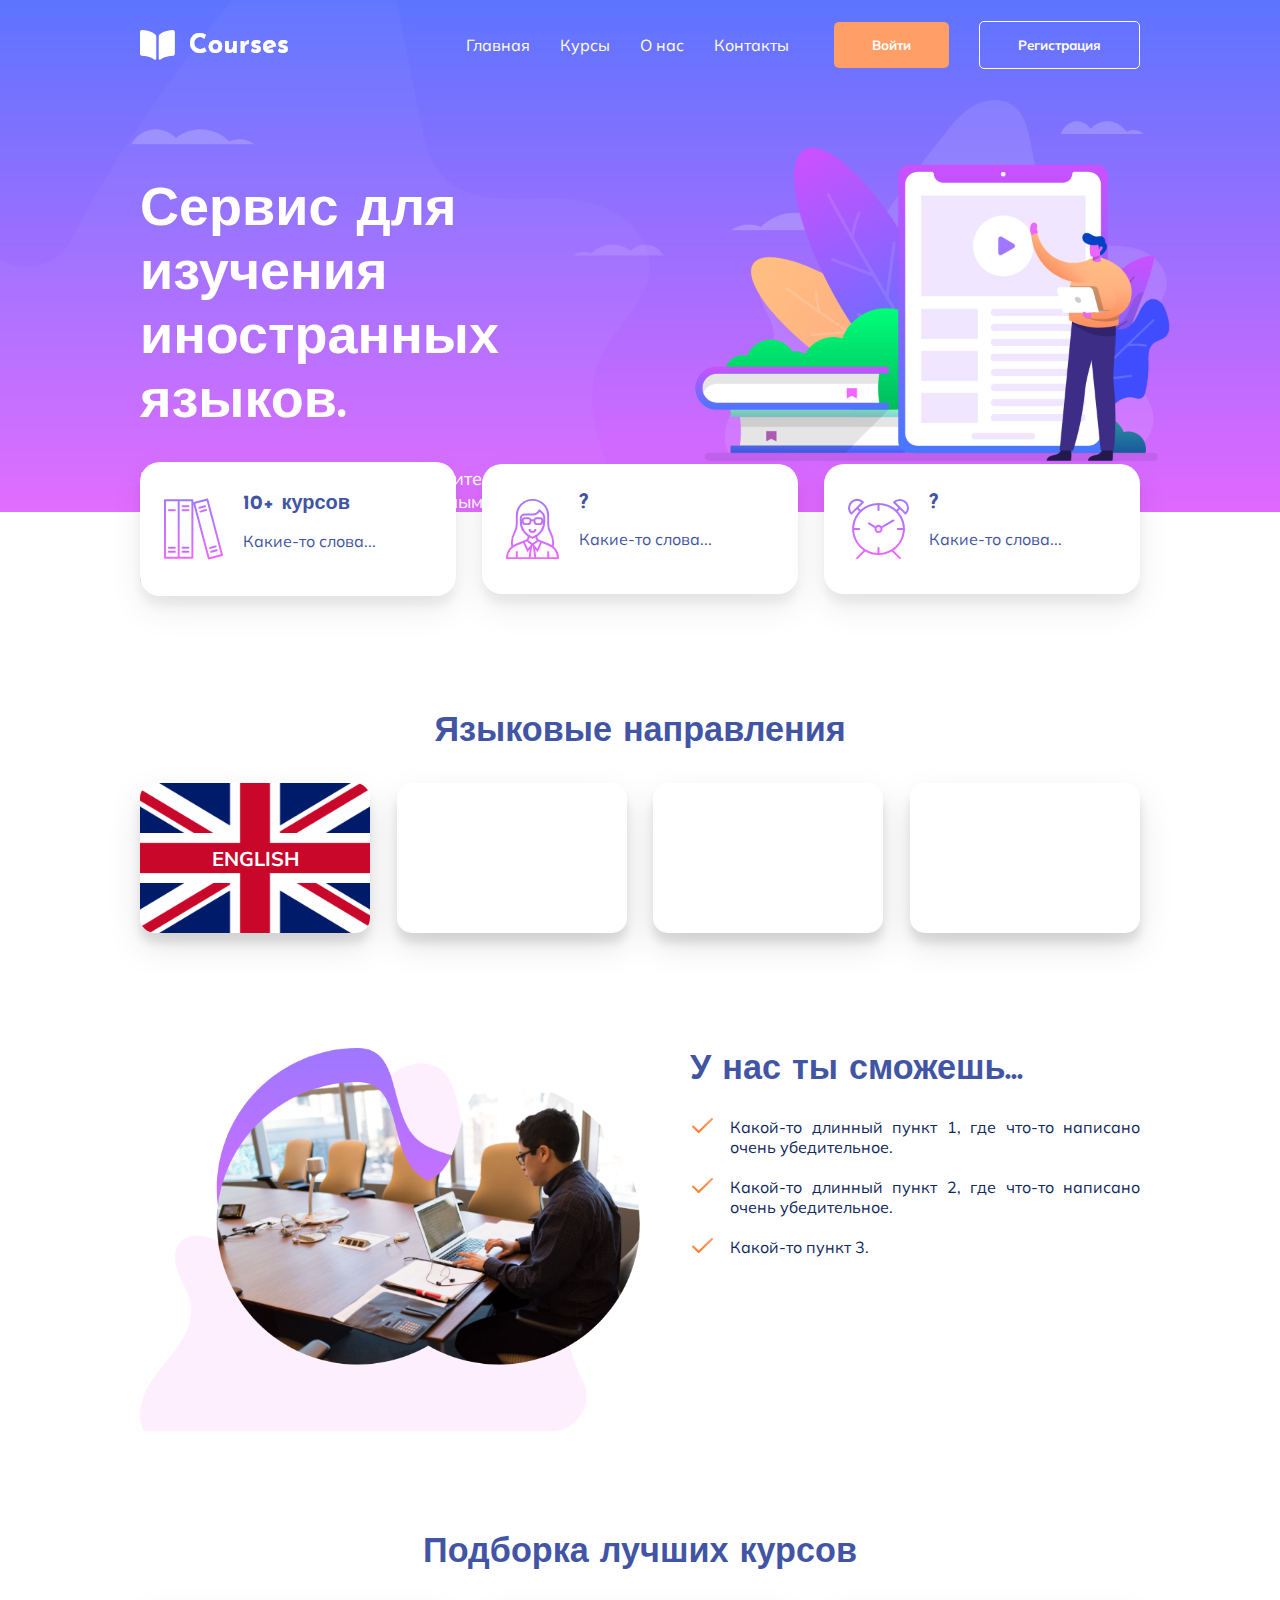
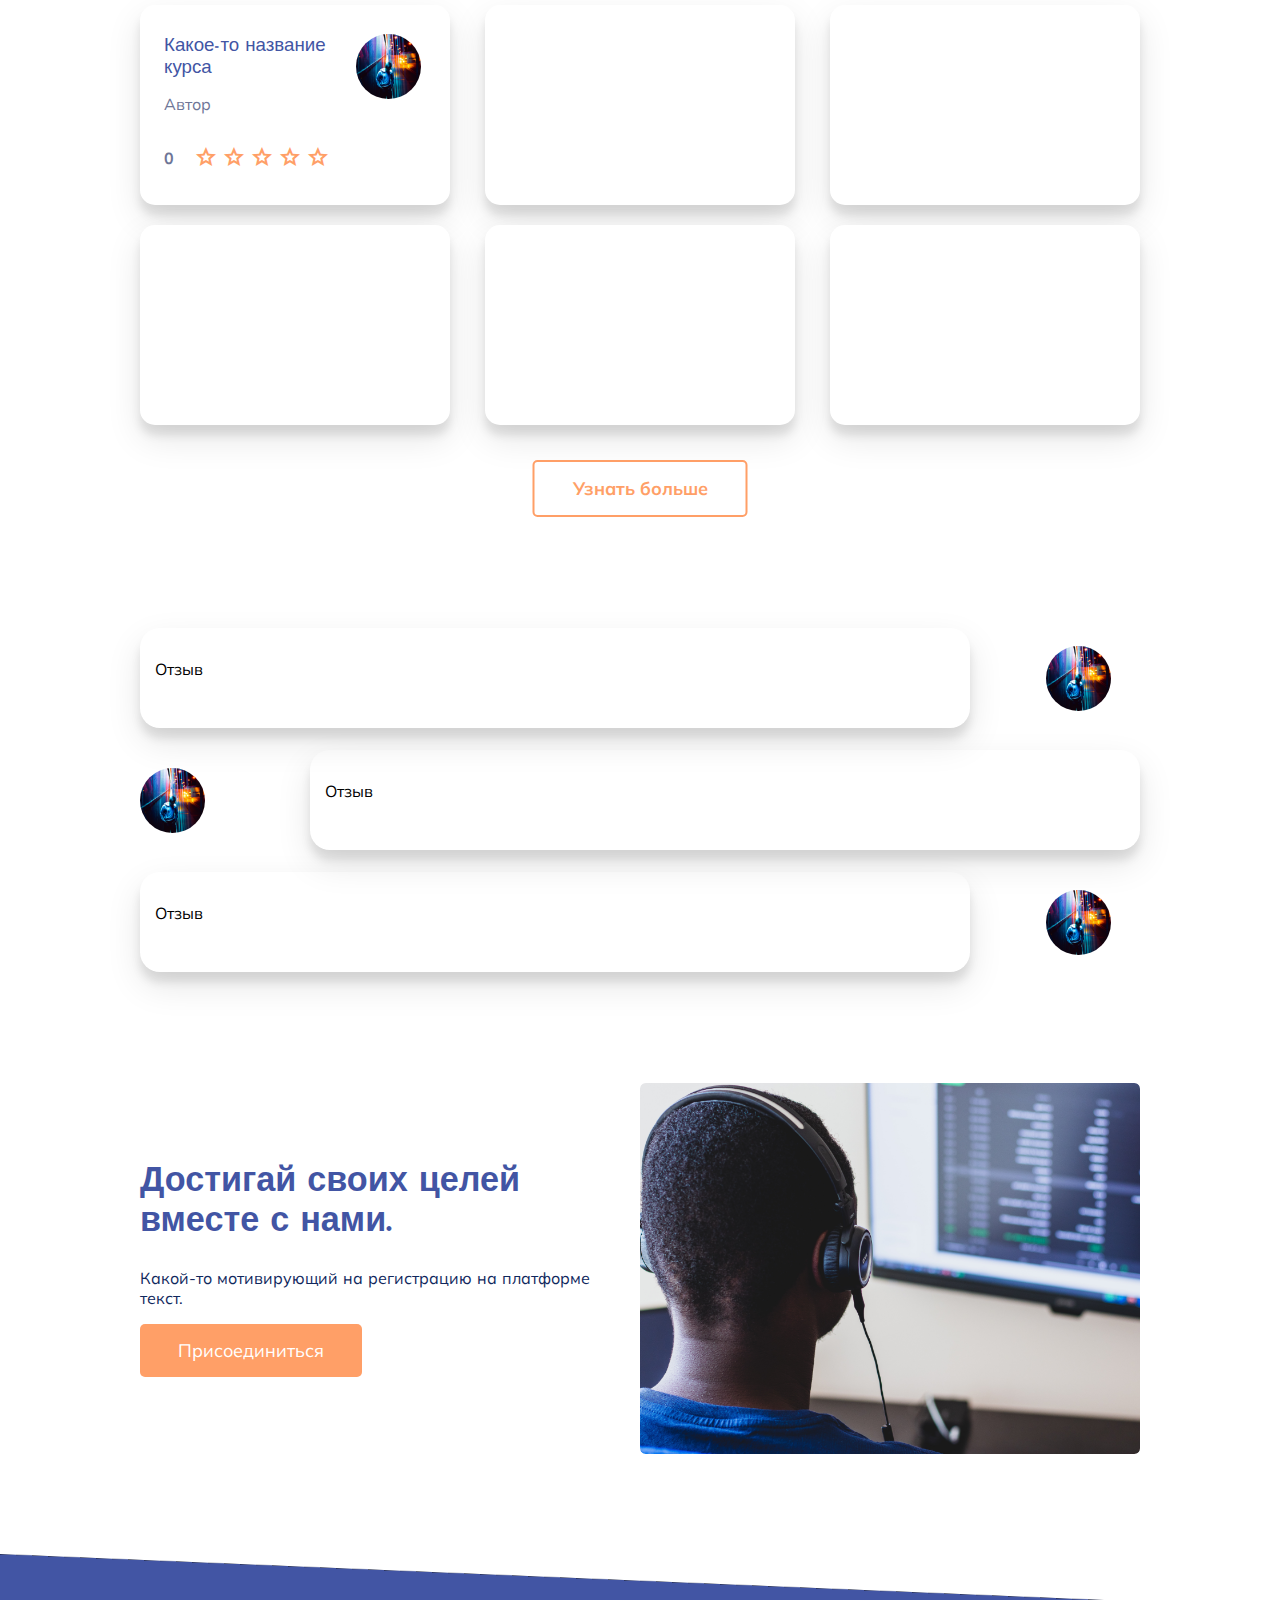
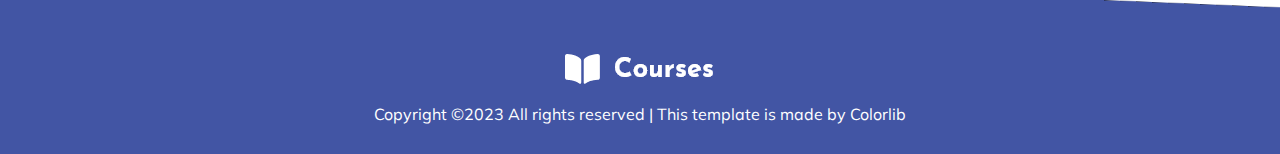
<file: index.html>
<!DOCTYPE html>
<html lang="en">
<head>
    <meta charset="UTF-8">
    <title>Courses</title>

    <!--fonts-->
    <link rel="preconnect" href="https://fonts.googleapis.com">
    <link rel="preconnect" href="https://fonts.gstatic.com" crossorigin>
    <link href="https://fonts.googleapis.com/css2?family=Josefin+Sans&family=Mulish&display=swap" rel="stylesheet">

    <!--icon-->
    <link rel="stylesheet" href="https://fonts.googleapis.com/css2?family=Material+Symbols+Outlined:opsz,wght,FILL,GRAD@48,400,0,0" />

    <!--style-->
    <link rel="stylesheet" href="assets/style/main.css">
</head>
<body>

<header class="header">
    <div class="container">
        <div class="menu">
            <img src="assets/img/logo/logo.png" alt="logo">
            <nav>
                <ul class="nav-menu">
                    <li><a class="nav-link" href="#">Главная</a></li>
                    <li><a class="nav-link" href="#">Курсы</a></li>
                    <li><a class="nav-link" href="#">О нас</a></li>
                    <li><a class="nav-link" href="#">Контакты</a></li>
                    <li><button class="button-header sign-in">Войти</button></li>
                    <li><button class="button-header reg">Регистрация</button></li>
                </ul>
            </nav>
        </div>
        <div class="welcome-text">
            <h1 class="title">Сервис для изучения иностранных языков.</h1>
            <p class="text-header">Вступай в команду лингвистов-любителей. Проходи и создавай онлайн-курсы по любимым языкам.</p>
            <button class="button-join">Присоединиться</button>
        </div>
    </div>
</header>
<!--end header-->

<!--advantages-->
<div class="container space advantages">
    <div class="block-advantage">
        <img class="feature-icon" src="assets/img/icon/books.svg" alt="">
        <div class="feature-caption">
            <h2 class="header-advantage">10+ курсов</h2>
            <p>Какие-то слова...</p>
        </div>
    </div>
    <div class="block-advantage">
        <img class="feature-icon" src="assets/img/icon/man.svg" alt="">
        <div class="feature-caption">
            <h2 class="header-advantage">?</h2>
            <p>Какие-то слова...</p>
        </div>
    </div>
    <div class="block-advantage">
        <img class="feature-icon" src="assets/img/icon/clock.svg" alt="">
        <div class="feature-caption">
            <h2 class="header-advantage">?</h2>
            <p>Какие-то слова...</p>
        </div>
    </div>
</div>
<!--end advantages-->

<!--languages-->
<section class="container space">
    <h2 class="header-languages">Языковые направления</h2>
    <div class="blocks-languages">
        <div class="block">
            <img src="assets/img/background/england-flag.png" alt="flag" class="flag">
            <a href="#" class="language-name">English</a>
        </div>
        <div class="block"></div>
        <div class="block"></div>
        <div class="block"></div>
    </div>
</section>
<!--end languages-->

<!--info-->
<section class="container info space">
    <img src="assets/img/gallery/info.png" alt="img" class="info-img">
    <div class="info-text">
        <h2 class="header-info">У нас ты сможешь...</h2>
        <ul class="info-list">
            <li class="info-list-item">Какой-то длинный пункт 1, где что-то написано очень убедительное.</li>
            <li class="info-list-item">Какой-то длинный пункт 2, где что-то написано очень убедительное.</li>
            <li class="info-list-item">Какой-то пункт 3.</li>
        </ul>
    </div>
</section>
<!--end info-->

<!--courses-->
<section class="container space">
    <h2 class="header-courses">Подборка лучших курсов</h2>
    <div class="block-courses">
        <div class="course-item">
            <div class="text-course">
                <h3 class="header-course"><a href="#">Какое-то название курса</a></h3>
                <p class="course-text">Автор</p>
                <div class="rating">
                    <span class="num-rating"><b>0</b></span>
                    <div class="stars">
                        <span class="star material-symbols-outlined">star</span>
                        <span class="star material-symbols-outlined">star</span>
                        <span class="star material-symbols-outlined">star</span>
                        <span class="star material-symbols-outlined">star</span>
                        <span class="star material-symbols-outlined">star</span>
                    </div>
                </div>
            </div>
            <div class="block-img">
                <div class="circle">
                    <img src="assets/img/gallery/featured3.png" class="img" alt="img-course">
                </div>
            </div>
        </div>
        <div class="course-item"></div>
        <div class="course-item"></div>
        <div class="course-item"></div>
        <div class="course-item"></div>
        <div class="course-item"></div>
    </div>
    <button class="button-courses">Узнать больше</button>
</section>
<!--end courses-->

<section class="container space">
    <div class="feedback">
        <div class="review">
            <p>Отзыв</p>
        </div>
        <div class="block-img">
            <div class="circle">
                <img src="assets/img/gallery/featured3.png" class="img" alt="img-course">
            </div>
        </div>
    </div>
    <div class="feedback">
        <div class="block-img">
            <div class="circle">
                <img src="assets/img/gallery/featured3.png" class="img" alt="img-course">
            </div>
        </div>
        <div class="review">
            <p>Отзыв</p>
        </div>
    </div>
    <div class="feedback">
        <div class="review">
            <p>Отзыв</p>
        </div>
        <div class="block-img">
            <div class="circle">
                <img src="assets/img/gallery/featured3.png" class="img" alt="img-course">
            </div>
        </div>
    </div>
</section>

<!--invite-->
<section class="container invite space">
    <div class="info-text">
        <h2 class="header-info">Достигай своих целей вместе с нами.</h2>
        <p class="invite-text">Какой-то мотивирующий на регистрацию на платформе текст.</p>
        <button class="button-join">Присоединиться</button>
    </div>
    <img src="assets/img/gallery/about2.png" class="info-img" alt="img">
</section>
<!--end invite-->

<footer class="footer">
    <div class="container footer-block">
        <img src="assets/img/logo/logo.png" alt="logo">
        <p class="footer-text">Copyright ©2023 All rights reserved | This template is made by Colorlib</p>
    </div>
</footer>

</body>
</html>
</file>
<file: assets/style/main.css>
body {
    font-family: 'Mulish', sans-serif;
    margin: 0;
    padding: 0;

    font-size: 16px;
    line-height: normal;
}

h1, h2, h3, h4, h5, h6 {
    font-family: "Josefin Sans",sans-serif;
    color: #4255A4;
    margin-top: 0;
    font-style: normal;
}

a {
    text-decoration: none;
    color: #4255A4;
}

.container {
    max-width: 1000px;
    margin: 0 auto;
}

.space {
    margin-bottom: 100px;
}

/*-------------------- HEADER --------------------*/
.header {
    width: 100%;
    height: 40vmax;

    background-image: url("../img/background/back_main.png");
    background-repeat: no-repeat;
    background-size: cover;
}

.menu {
    display: flex;
    justify-content: space-between;
    align-items: center;

    height: 60px;
    padding-top: 15px;
}

.nav-menu {
    display: flex;
    list-style: none;
    align-items: center;
}

.nav-link, .button-header {
    margin: 0 15px;

    color: white;
}

.button-header, .button-join {
    border: none;
    border-radius: 5px;

    padding: 15px 38px;
    font-family: 'Mulish', sans-serif;
    font-weight: bold;
}

.nav-menu .sign-in {
    background-color: #FF9F67;
    font-weight: bold;

    margin-left: 30px;
}

.nav-menu .reg {
    background-color: transparent;
    border: white solid 1px;
    margin-right: 0;
    font-weight: bold;
}

.welcome-text {
    max-width: 37vw;
    color: white;

    margin-top: 10%;
}

.welcome-text .title {
    color: #FFFF;
    font-size: 6vh;
}

.text-header {
    max-width: 38vw;
    font-size: 18px;
}

.button-join {
    color: white;
    background-color: #FF9F67;

    font-size: 18px;
    font-weight: normal;
}
/*-------------------- END HEADER --------------------*/

/*-------------------- ADVANTAGES --------------------*/
.advantages {
    margin-top: -50px;

    display: flex;
    justify-content: space-between;
    align-items: center;
    flex-wrap: wrap;
}

.block-advantage {
    display: flex;
    justify-content: left;

    margin-bottom: 15px;
    padding: 29px 24px;
    width: 268px;
    min-height: 70px;

    border-radius: 20px;
    background-color: white;
    box-shadow: 0 14px 35px rgba(0,0,0,0.07), 0 10px 10px rgba(0,0,0,0.05);
}

.feature-icon, .feature-caption {
    display: inline-block;
}

.feature-caption {
    margin-left: 20px;

    color: #4255A4;
}

.header-advantage {
    font-size: 20px;
    margin-top: 0;
}

/*-------------------- END ADVANTAGES --------------------*/

/*-------------------- LANGUAGES --------------------*/
.blocks-languages {
    display: flex;
    flex-wrap: wrap;
    justify-content: space-between;
    align-items: center;
}

.blocks-languages .block {
    width: 230px;
    height: 150px;
    margin-bottom: 15px;

    border-radius: 15px;
    background-color: white;
    box-shadow: 0 14px 35px rgba(0,0,0,0.1), 0 10px 10px rgba(0,0,0,0.1);

    display: flex;
    justify-content: center;
    align-items: center;
}

.flag {
    position: relative;

    object-fit: cover;
    border-radius: 15px;
    width: 100%;
    height: 100%;
}

.language-name {
    font-size: 20px;
    font-weight: 700;
    color: #fff;
    text-transform: uppercase;

    position: absolute;
}

.header-languages {
    font-size: 3.8vh;
    line-height: 1.3;
    font-weight: 600;

    text-align: center;
}

/*-------------------- END LANGUAGES --------------------*/

/*-------------------- INFO --------------------*/

.info {
    display: flex;
    justify-content: space-between;
    flex-wrap: wrap;
}

.info-text {
    width: 45%;
}

.info-img {
    align-items: center;
    width: 50%;
}

.header-info {
    font-size: 3.8vh;
}

.info-list {
    list-style-image: url("../img/icon/right-icon.svg");
}

.info-list-item {
    text-align: justify;

    margin-left: -10px;
    margin-bottom: 20px;
    padding-left: 10px;

    color: #10285d;
}

/*-------------------- END INFO --------------------*/

/*-------------------- COURSES --------------------*/
.header-courses {
    font-size: 3.8vh;
    line-height: 1.3;
    font-weight: 600;

    text-align: center;
}

.block-courses {
    margin: 0 auto;
    display: flex;
    justify-content: space-between;
    align-items: center;
    flex-wrap: wrap;
}

.course-item {
    display: flex;
    width: 310px;
    height: 200px;
    margin-bottom: 20px;

    border-radius: 15px;
    background-color: white;
    box-shadow: 0 14px 35px rgba(0,0,0,0.1), 0 10px 10px rgba(0,0,0,0.1);
}

.circle {
    display: inline-block;
    border-radius: 50%;
    overflow: hidden;
    width: 65px;
    height: 65px;
}

.circle .img{
    width:100%;
    height:100%;
    object-fit: cover;
}

.block-img {
    padding: 29px 29px 24px 0;
}

.text-course {
    padding: 29px 24px;
}

.header-course {
    margin: 0;
    font-weight: 400;
}

.course-text {
    height: 40px;

    color: #6E7697;
    margin-bottom: 10px;
    overflow: auto;
}

.rating {
    position: relative;
}

.num-rating {
    color: #6E7697;

    position: absolute;
    top: 50%;
    transform: translate(0, -50%);
}

.stars {
    margin-left: 30px;
}

.star {
    color: #FF9F67;
}

.button-courses {
    position: relative;
    left: 50%;
    transform: translate(-50%, 0);

    background-color: #fff;
    border: 2px solid #FF9F67;;
    border-radius: 5px;

    color: #FF9F67;
    font-family: 'Mulish', sans-serif;
    font-size: 18px;
    font-weight: 700;

    padding: 15px 38px;
    margin-top: 15px;
}
/*-------------------- END COURSES --------------------*/

/*-------------------- INVITE --------------------*/

.invite {
    display: flex;
    justify-content: space-between;
    flex-wrap: wrap;
    align-items: center;
}

.invite-text {
    color: #10285d;
    text-align: justify;
}

/*-------------------- END INVITE --------------------*/

/*-------------------- FEEDBACK --------------------*/

.feedback {
    display: flex;
    justify-content: space-between;
    flex-wrap: wrap;
    align-items: center;

}

.review {
    width: 80%;
    min-height: 70px;
    padding: 15px;

    border-radius: 20px;
    box-shadow: 0 14px 35px rgba(0,0,0,0.1), 0 10px 10px rgba(0,0,0,0.1);
}

/*-------------------- END FEEDBACK --------------------*/

/*-------------------- FOOTER --------------------*/

.footer {
    width: 100%;
    height: 200px;

    background-image: url("../img/background/footer-back.png");
    background-repeat: no-repeat;
    background-size: cover;
}

.footer-block {
    padding-top: 100px;
    color: #fff;

    text-align: center;
}

/*-------------------- END FOOTER --------------------*/
</file>
